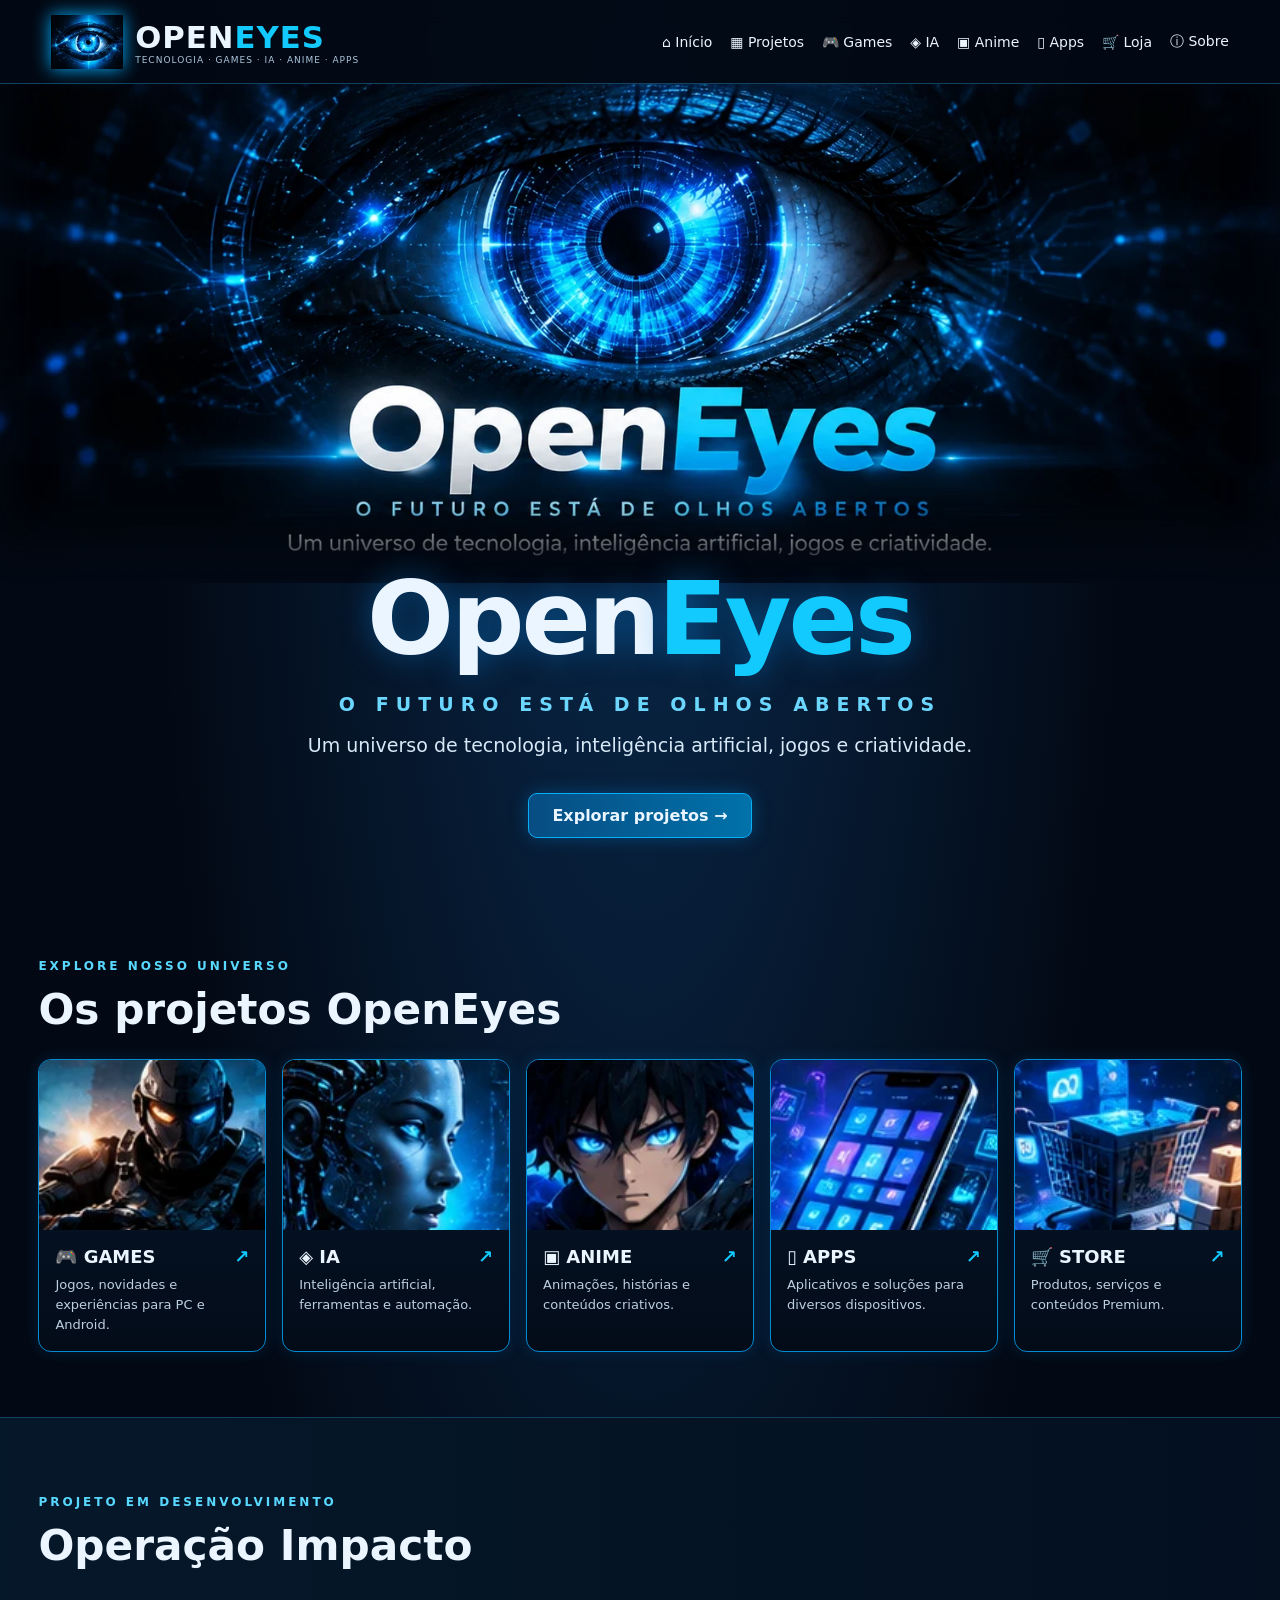
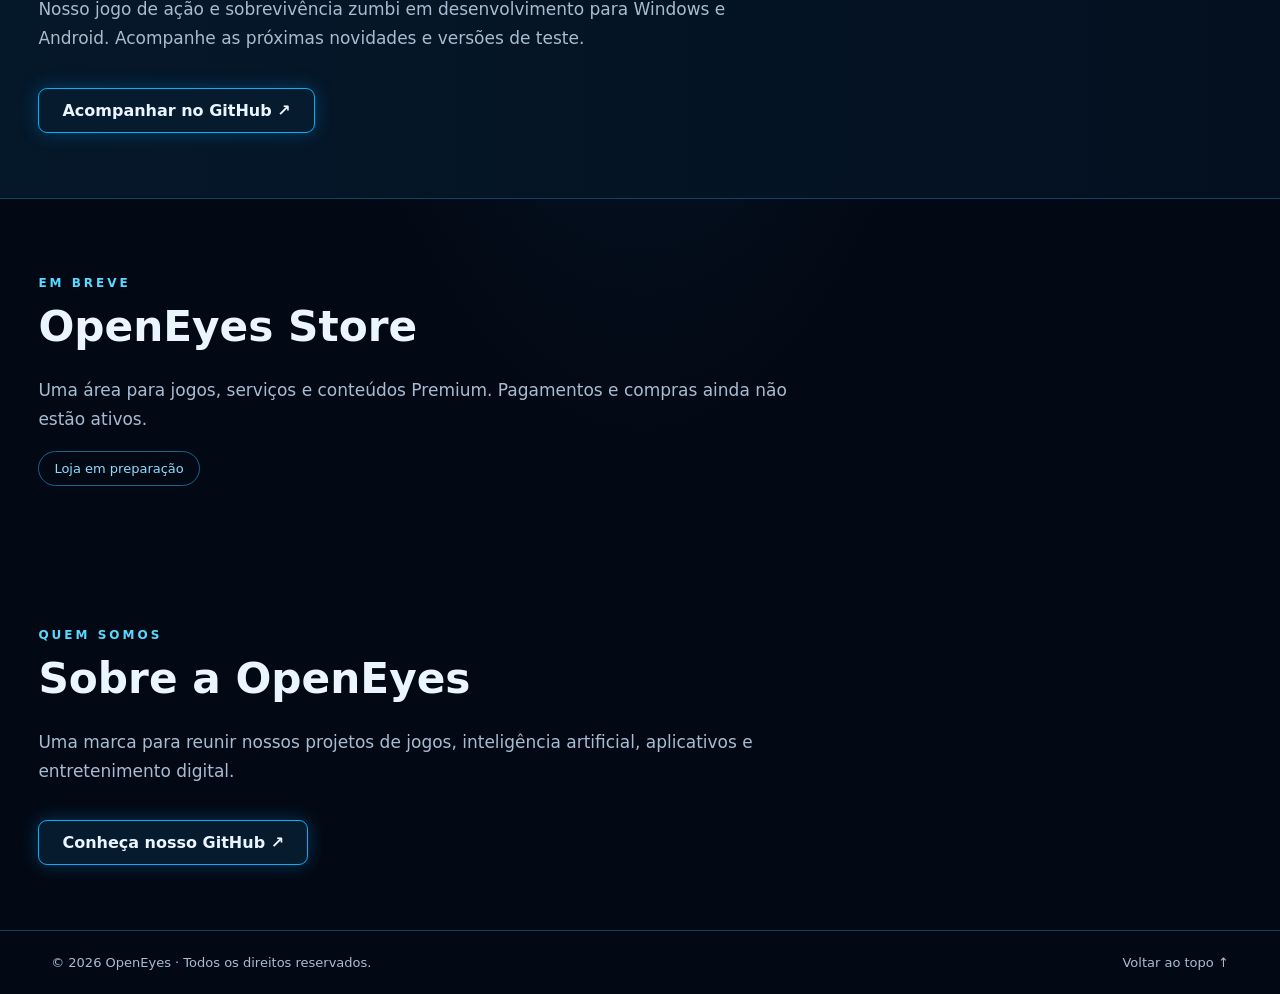
<file: index.html>
<!doctype html>
<html lang="pt-BR"><head><meta charset="utf-8"><meta name="viewport" content="width=device-width,initial-scale=1"><meta name="theme-color" content="#030914"><meta name="description" content="OpenEyes: tecnologia, jogos, inteligência artificial, anime, aplicativos e loja."><title>OpenEyes | O futuro está de olhos abertos</title><link rel="icon" href="assets/eye-logo.webp" type="image/webp"><link rel="stylesheet" href="style.css"></head>
<body><header class="topbar"><a class="brand" href="#inicio" aria-label="OpenEyes, início"><img src="assets/eye-logo.webp" alt="Olho digital OpenEyes"><span><strong>OPEN<span>EYES</span></strong><small>TECNOLOGIA · GAMES · IA · ANIME · APPS</small></span></a><button id="menu-toggle" class="menu-toggle" aria-label="Abrir menu" aria-expanded="false">☰</button><nav id="menu" aria-label="Menu principal"><a href="#inicio">⌂ Início</a><a href="#projetos">▦ Projetos</a><a href="#games">🎮 Games</a><a href="#ia">◈ IA</a><a href="#anime">▣ Anime</a><a href="#apps">▯ Apps</a><a href="#store">🛒 Loja</a><a href="#sobre">ⓘ Sobre</a></nav></header>
<main><section id="inicio" class="hero"><div class="hero-art" role="img" aria-label="Olho cibernético futurista com íris azul brilhante"></div><div class="hero-title"><h1>Open<span>Eyes</span></h1><p class="tagline">O FUTURO ESTÁ DE OLHOS ABERTOS</p><p>Um universo de tecnologia, inteligência artificial, jogos e criatividade.</p><a class="primary" href="#projetos">Explorar projetos <span aria-hidden="true">→</span></a></div></section>
<section id="projetos" class="section"><p class="eyebrow">EXPLORE NOSSO UNIVERSO</p><h2>Os projetos OpenEyes</h2><div class="cards"><a class="card" id="games" href="#impacto"><img src="assets/games.webp" alt="Soldado futurista em cenário de ação"><div><h3>🎮 GAMES <span>↗</span></h3><p>Jogos, novidades e experiências para PC e Android.</p></div></a><a class="card" id="ia" href="#sobre"><img src="assets/ia.webp" alt="Inteligência artificial robótica"><div><h3>◈ IA <span>↗</span></h3><p>Inteligência artificial, ferramentas e automação.</p></div></a><a class="card" id="anime" href="#sobre"><img src="assets/anime.webp" alt="Personagem em estilo anime"><div><h3>▣ ANIME <span>↗</span></h3><p>Animações, histórias e conteúdos criativos.</p></div></a><a class="card" id="apps" href="#sobre"><img src="assets/apps.webp" alt="Aplicativos em smartphone"><div><h3>▯ APPS <span>↗</span></h3><p>Aplicativos e soluções para diversos dispositivos.</p></div></a><a class="card" id="store" href="#loja"><img src="assets/store.webp" alt="Loja digital futurista"><div><h3>🛒 STORE <span>↗</span></h3><p>Produtos, serviços e conteúdos Premium.</p></div></a></div></section>
<section class="section feature" id="impacto"><p class="eyebrow">PROJETO EM DESENVOLVIMENTO</p><h2>Operação Impacto</h2><p>Nosso jogo de ação e sobrevivência zumbi em desenvolvimento para Windows e Android. Acompanhe as próximas novidades e versões de teste.</p><a class="secondary" href="https://github.com/omegared2" target="_blank" rel="noopener noreferrer">Acompanhar no GitHub ↗</a></section>
<section class="section" id="loja"><p class="eyebrow">EM BREVE</p><h2>OpenEyes Store</h2><p>Uma área para jogos, serviços e conteúdos Premium. Pagamentos e compras ainda não estão ativos.</p><span class="status">Loja em preparação</span></section>
<section class="section about" id="sobre"><p class="eyebrow">QUEM SOMOS</p><h2>Sobre a OpenEyes</h2><p>Uma marca para reunir nossos projetos de jogos, inteligência artificial, aplicativos e entretenimento digital.</p><a class="secondary" href="https://github.com/omegared2" target="_blank" rel="noopener noreferrer">Conheça nosso GitHub ↗</a></section></main>
<footer><span>© <span id="year"></span> OpenEyes · Todos os direitos reservados.</span><a href="#inicio">Voltar ao topo ↑</a></footer><script src="script.js"></script></body></html>
</file>
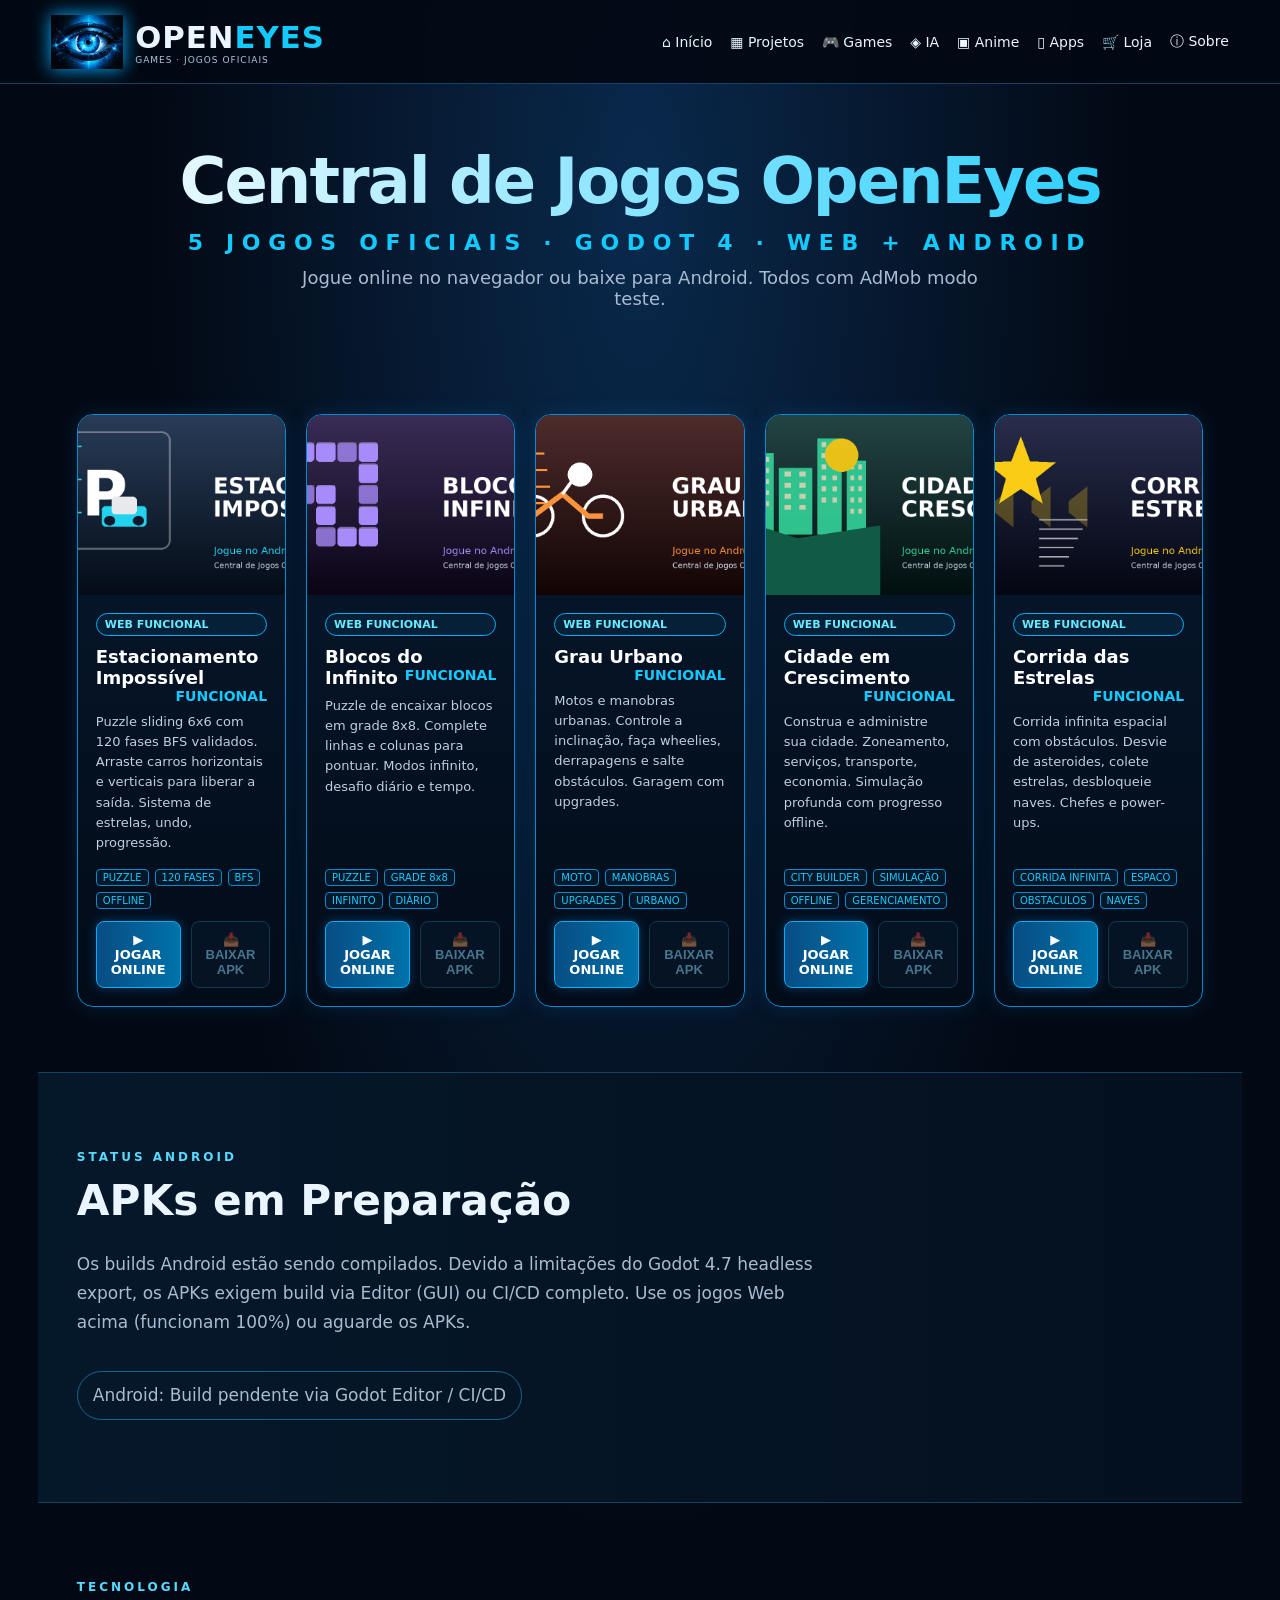
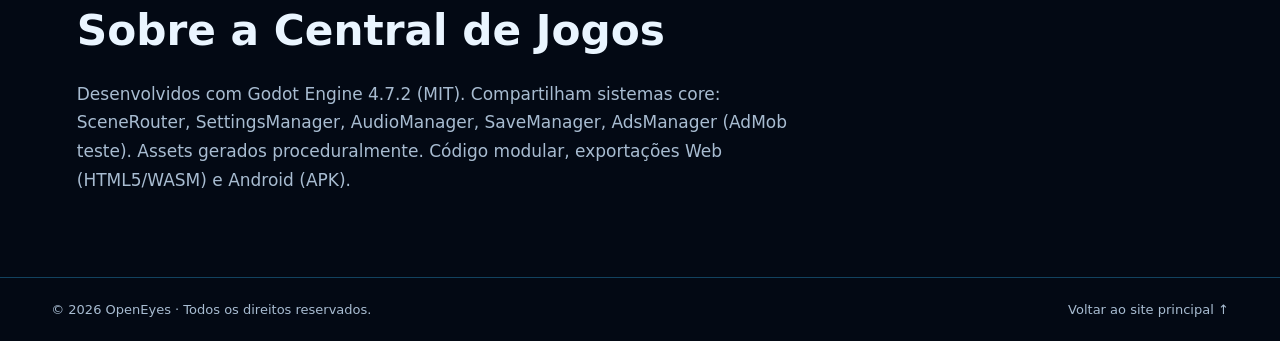
<file: jogos/index.html>
<!doctype html>
<html lang="pt-BR"><head><meta charset="utf-8"><meta name="viewport" content="width=device-width,initial-scale=1"><meta name="theme-color" content="#030914"><meta name="description" content="OpenEyes Games: Estacionamento Impossível, Blocos do Infinito, Grau Urbano, Cidade em Crescimento, Corrida das Estrelas. Jogue online no navegador."><title>OpenEyes Games | Jogos Oficiais</title><link rel="icon" href="../assets/eye-logo.webp" type="image/webp"><link rel="stylesheet" href="../style.css"><link rel="stylesheet" href="jogos.css"></head>
<body><header class="topbar"><a class="brand" href="../index.html" aria-label="OpenEyes, início"><img src="../assets/eye-logo.webp" alt="Olho digital OpenEyes"><span><strong>OPEN<span>EYES</span></strong><small>GAMES · JOGOS OFICIAIS</small></span></a><button id="menu-toggle" class="menu-toggle" aria-label="Abrir menu" aria-expanded="false">☰</button><nav id="menu" aria-label="Menu principal"><a href="../index.html#inicio">⌂ Início</a><a href="../index.html#projetos">▦ Projetos</a><a href="../index.html#games">🎮 Games</a><a href="../index.html#ia">◈ IA</a><a href="../index.html#anime">▣ Anime</a><a href="../index.html#apps">▯ Apps</a><a href="../index.html#store">🛒 Loja</a><a href="../index.html#sobre">ⓘ Sobre</a></nav></header>
<main class="jogos-main"><section id="jogos-hero" class="section"><div class="jogos-hero-content"><h1>Central de <span>Jogos</span> OpenEyes</h1><p class="tagline">5 JOGOS OFICIAIS · GODOT 4 · WEB + ANDROID</p><p>Jogue online no navegador ou baixe para Android. Todos com AdMob modo teste.</p></div></section>
<section id="jogos-grid" class="section"><div class="jogos-cards" id="jogos-cards"><!-- Cards serão inseridos via JS --></div></section>
<section id="apk-notice" class="section feature"><p class="eyebrow">STATUS ANDROID</p><h2>APKs em Preparação</h2><p>Os builds Android estão sendo compilados. Devido a limitações do Godot 4.7 headless export, os APKs exigem build via Editor (GUI) ou CI/CD completo. Use os jogos Web acima (funcionam 100%) ou aguarde os APKs.</p><p class="status">Android: Build pendente via Godot Editor / CI/CD</p></section>
<section class="section about"><p class="eyebrow">TECNOLOGIA</p><h2>Sobre a Central de Jogos</h2><p>Desenvolvidos com Godot Engine 4.7.2 (MIT). Compartilham sistemas core: SceneRouter, SettingsManager, AudioManager, SaveManager, AdsManager (AdMob teste). Assets gerados proceduralmente. Código modular, exportações Web (HTML5/WASM) e Android (APK).</p></section></main>
<footer><span>© <span id="year"></span> OpenEyes · Todos os direitos reservados.</span><a href="../index.html">Voltar ao site principal ↑</a></footer><script src="../script.js"></script><script src="jogos.js"></script></body></html>
</file>
<file: style.css>
:root{color-scheme:dark;--bg:#030914;--cyan:#13caff;--muted:#a8bcd1;--line:#12425f}*{box-sizing:border-box}html{scroll-behavior:smooth;scroll-padding-top:90px}body{margin:0;background:radial-gradient(ellipse at 50% 10%,#09294c 0,#030914 54%);color:#eaf5ff;font-family:system-ui,-apple-system,Segoe UI,Arial,sans-serif}a{color:inherit;text-decoration:none}a:focus-visible,button:focus-visible{outline:3px solid #65eaff;outline-offset:3px}.topbar{height:84px;padding:12px clamp(18px,4vw,64px);display:flex;align-items:center;justify-content:space-between;gap:20px;background:#030914ed;border-bottom:1px solid var(--line);position:sticky;top:0;z-index:10;backdrop-filter:blur(12px)}.brand{display:flex;align-items:center;gap:12px;min-width:230px}.brand img{width:72px;height:54px;object-fit:cover;filter:drop-shadow(0 0 9px #00aeff)}.brand strong{font-size:clamp(22px,2.4vw,33px);letter-spacing:1px;font-weight:900;white-space:nowrap}.brand strong span,.hero-title h1 span{color:var(--cyan)}.brand small{display:block;font-size:9px;letter-spacing:1px;color:#acc5db;white-space:nowrap}.topbar nav{display:flex;gap:clamp(9px,1.4vw,25px);align-items:center}.topbar nav a{font-size:14px;white-space:nowrap}.topbar nav a:hover{color:var(--cyan)}.menu-toggle{display:none;background:#0b2035;border:1px solid var(--line);border-radius:8px;color:#fff;font-size:25px;padding:5px 12px}.hero{text-align:center;padding-bottom:44px}.hero-art{height:clamp(240px,39vw,560px);background:linear-gradient(0deg,#03091400 85%,#03091420),url('assets/openeyes-hero.webp') center 42%/cover no-repeat;box-shadow:inset 0 -45px 50px #030914}.hero-title{margin-top:-18px;position:relative;padding:0 16px}.hero-title h1{font-size:clamp(52px,8vw,112px);line-height:1.05;margin:0;font-weight:850;letter-spacing:-3px;text-shadow:0 0 30px #0774c788}.hero-title .tagline{font-size:clamp(12px,1.7vw,19px);letter-spacing:clamp(2px,.55vw,8px);color:#6bd7ff;font-weight:700;margin:20px 0 8px}.hero-title p:not(.tagline){color:#d7e9f7;font-size:clamp(14px,1.6vw,19px)}.primary,.secondary{display:inline-block;margin-top:18px;border:1px solid #07aef8;background:linear-gradient(90deg,#074d83,#0072aa);padding:12px 23px;border-radius:9px;box-shadow:0 0 17px #007acb66;font-weight:700}.primary:hover,.secondary:hover{filter:brightness(1.25)}.section{max-width:1400px;margin:0 auto;padding:65px clamp(18px,3vw,48px)}.eyebrow{font-size:12px;letter-spacing:3px;color:#59d9ff;font-weight:800}.section h2{font-size:clamp(28px,3.3vw,46px);margin:8px 0 25px}.section>p:not(.eyebrow){max-width:750px;color:var(--muted);font-size:17px;line-height:1.7}.cards{display:grid;grid-template-columns:repeat(5,minmax(0,1fr));gap:16px}.card{background:linear-gradient(#06192e,#030b18);border:1px solid #058bd2;border-radius:13px;overflow:hidden;box-shadow:0 0 16px #008be42a;transition:transform .2s,border-color .2s}.card:hover{transform:translateY(-6px);border-color:#55dcff}.card img{display:block;width:100%;height:170px;object-fit:cover}.card>div{padding:16px}.card h3{font-size:18px;margin:0 0 8px}.card h3 span{float:right;color:var(--cyan)}.card p{font-size:13px;line-height:1.55;color:#bdcfe0;margin:0}.feature{border-top:1px solid var(--line);border-bottom:1px solid var(--line);background:linear-gradient(90deg,#05182a,#041020)}.secondary{background:#071b2e}.status{display:inline-block;color:#8cdefd;border:1px solid #15658d;padding:9px 15px;border-radius:30px;font-size:13px}footer{border-top:1px solid var(--line);display:flex;justify-content:space-between;gap:20px;padding:24px clamp(18px,4vw,64px);font-size:13px;color:var(--muted)}footer a:hover{color:var(--cyan)}@media(max-width:1050px){.topbar{height:75px}.menu-toggle{display:block}.topbar nav{display:none;position:absolute;top:75px;left:0;right:0;background:#041021;flex-direction:column;align-items:stretch;padding:20px 26px;border-bottom:1px solid var(--line)}.topbar nav.open{display:flex}.topbar nav a{padding:8px 0}.cards{grid-template-columns:repeat(3,minmax(0,1fr))}}@media(max-width:650px){.brand img{width:50px;height:44px}.brand strong{font-size:23px}.brand small{font-size:7px}.hero-art{height:245px;background-size:auto 100%;background-position:center}.hero-title{margin-top:4px}.hero-title h1{letter-spacing:-2px}.cards{grid-template-columns:repeat(2,minmax(0,1fr));gap:10px}.card img{height:110px}.card>div{padding:12px}.card h3{font-size:15px}.section{padding:46px 15px}footer{flex-direction:column}}@media(max-width:390px){.cards{grid-template-columns:1fr}.card img{height:160px}}
</file>
<file: jogos/jogos.css>
.jogos-main{max-width:1400px;margin:0 auto;padding:0 clamp(18px,3vw,48px)}
#jogos-hero{text-align:center;padding:60px 0 40px}
#jogos-hero h1{font-size:clamp(36px,5vw,72px);font-weight:850;margin:0 0 12px;letter-spacing:-2px;background:linear-gradient(90deg,#fff,#13caff);background-clip:text;-webkit-background-clip:text;color:transparent}
#jogos-hero .tagline{font-size:clamp(14px,1.8vw,22px);letter-spacing:clamp(2px,.6vw,8px);color:#13caff;font-weight:700;margin:0 0 12px}
#jogos-hero p:not(.tagline){color:#a8bcd1;font-size:clamp(14px,1.5vw,18px);max-width:700px;margin:0 auto}
.jogos-cards{display:grid;grid-template-columns:repeat(5,minmax(0,1fr));gap:20px}
.jogo-card{background:linear-gradient(180deg,#06192e,#030b18);border:1px solid #058bd2;border-radius:16px;overflow:hidden;box-shadow:0 0 20px #008be42a;transition:transform .25s,border-color .25s,box-shadow .25s;display:flex;flex-direction:column}
.jogo-card:hover{transform:translateY(-8px);border-color:#55dcff;box-shadow:0 12px 32px #008be444}
.jogo-card-thumb{width:100%;height:180px;object-fit:cover;background:#041020}
.jogo-card-body{padding:18px;display:flex;flex-direction:column;flex:1}
.jogo-card-title{font-size:18px;font-weight:800;margin:0 0 8px;color:#fff}
.jogo-card-title span{color:#13caff;float:right;font-size:14px;font-weight:600}
.jogo-card-desc{font-size:13px;line-height:1.55;color:#bdcfe0;margin:0 0 16px;flex:1}
.jogo-card-actions{display:flex;gap:10px}
.jogo-btn{flex:1;display:inline-flex;align-items:center;justify-content:center;gap:6px;padding:10px 14px;border-radius:8px;font-size:13px;font-weight:700;border:1px solid;transition:all .15s;text-align:center}
.jogo-btn-web{background:linear-gradient(90deg,#074d83,#0072aa);border-color:#07aef8;color:#fff;box-shadow:0 0 12px #007acb66}
.jogo-btn-web:hover{filter:brightness(1.2);box-shadow:0 0 20px #007acb88}
.jogo-btn-apk{background:#071b2e;border-color:#15658d;color:#8cdefd}
.jogo-btn-apk:hover:not(:disabled){background:#0a2a42;border-color:#13caff;color:#13caff}
.jogo-btn-apk:disabled{opacity:0.5;cursor:not-allowed}
.jogo-badge{display:inline-flex;gap:6px;font-size:11px;padding:4px 8px;border-radius:20px;background:#071b2e;border:1px solid #15658d;color:#8cdefd;font-weight:600;margin-bottom:10px}
.jogo-badge-web{background:#062038;border-color:#07aef8;color:#65eaff}
.jogo-badge-android{background:#0a2a42;border-color:#15658d;color:#8cdefd}

@media(max-width:1200px){.jogos-cards{grid-template-columns:repeat(4,minmax(0,1fr))}}
@media(max-width:1050px){.jogos-cards{grid-template-columns:repeat(3,minmax(0,1fr))}}
@media(max-width:800px){.jogos-cards{grid-template-columns:repeat(2,minmax(0,1fr))}}
@media(max-width:600px){.jogos-cards{grid-template-columns:1fr}.jogo-btn{font-size:12px;padding:8px 10px}}
</file>
